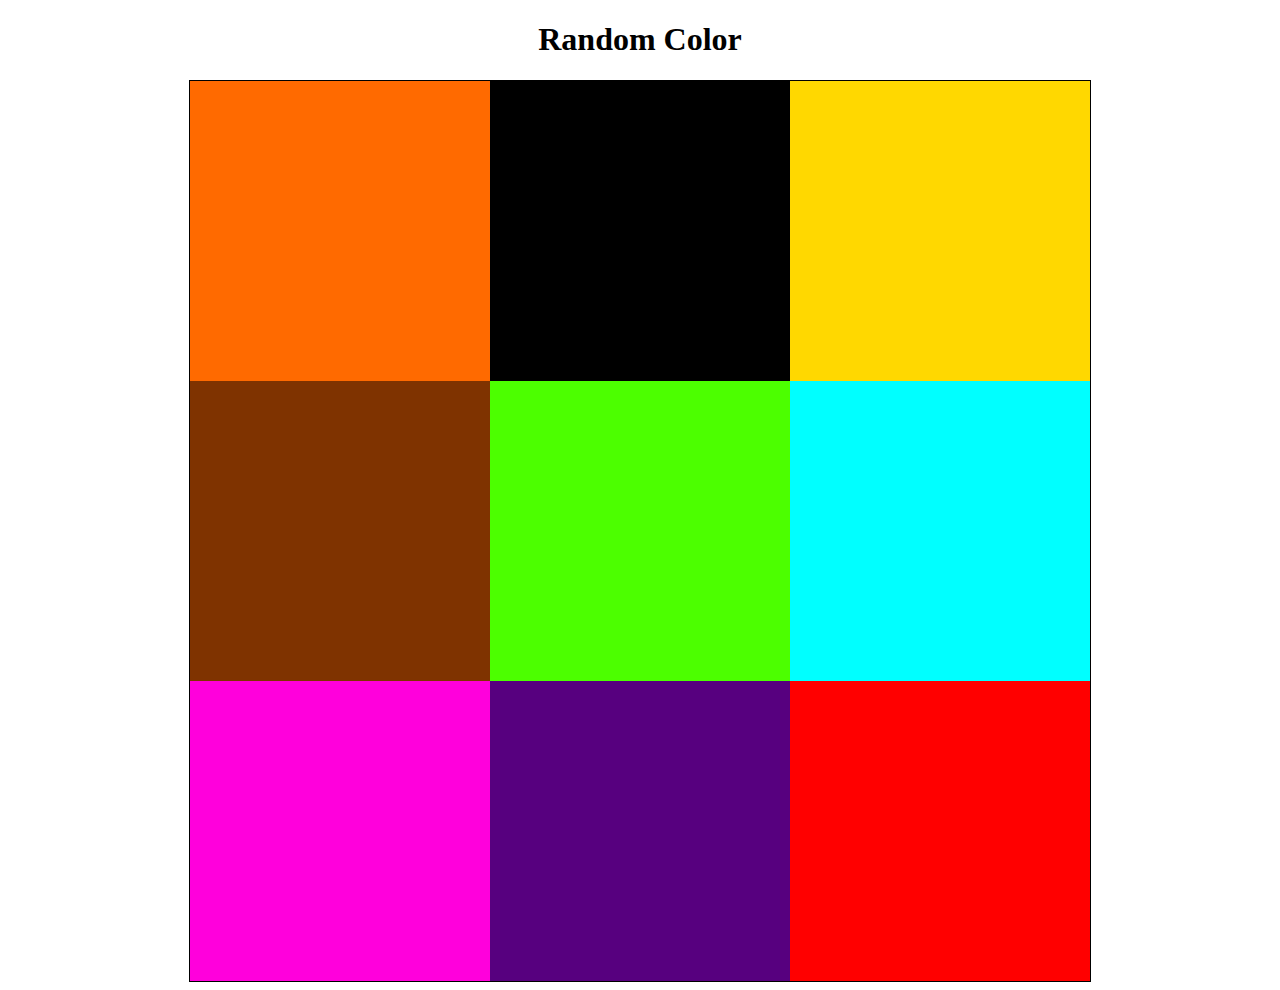
<file: H3/index.html>
<!DOCTYPE html>
<html lang="en">
<head>
    <meta charset="UTF-8">
    <title>JavaScript H3 H4.Op1</title>
    <style>
        h1 {
            display: flex;
            justify-content: center;
        }
        img {
            height: 300px;
            width: 300px;
        }

        #fotos {
            width: 900px;
            height: 900px;
            border: 1px solid black;
            font-size: 0px;
            margin: auto;
        }

    </style>
</head>
<body>
<h1>Random Color</h1>
<div id="fotos">
    <img src="img/afbeelding1.png">
    <img src="img/afbeelding2.png">
    <img src="img/afbeelding3.png">
    <img src="img/afbeelding4.png">
    <img src="img/afbeelding5.png">
    <img src="img/afbeelding6.png">
    <img src="img/afbeelding7.png">
    <img src="img/afbeelding8.png">
    <img src="img/afbeelding9.png">
</div>
<script src="shuffle.js"></script>
</body>
</html>
</file>
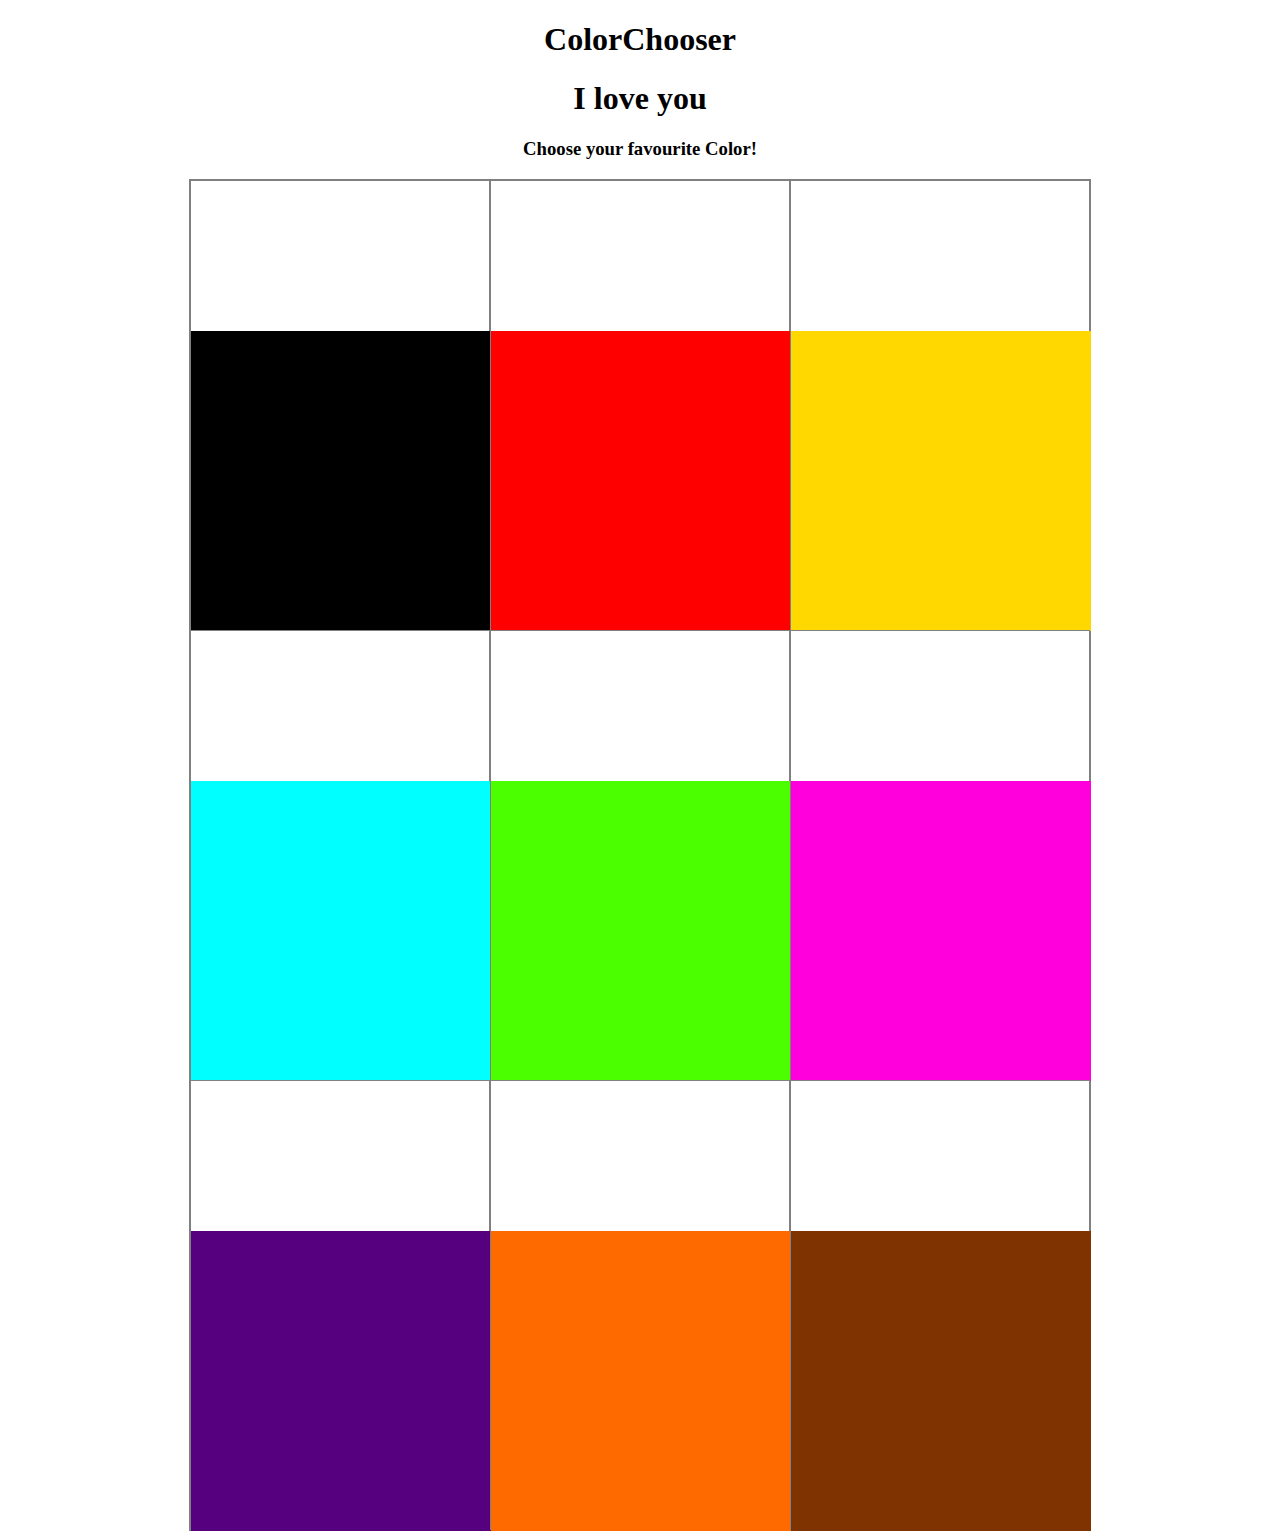
<file: H5/index.html>
<!DOCTYPE html>
<html lang="en">
<head>
    <meta charset="UTF-8">
    <title>PictureChooser</title>
    <style>
        body {
            font-family: 'Copse', serif;
            text-align: center;
        }
        #fotos {
            width: 900px;
            height: 1350px;
            border: 1px solid gray;
            font-size: 0px;
            margin: auto;
        }
        div.colorpicture {
            box-sizing: border-box;
            height: 450px;
            width: 300px;
            float: left;
            border: 1px solid gray;
        }
        div.favoriet {
            width: 300px;
            height: 150px;
            background-image: none;
            background-repeat: no-repeat;
            background-position: center;
        }
    </style>
</head>
<body>
<h1>ColorChooser</h1>
<h1>I love you</h1>
<h3>Choose your favourite Color!</h3>
<div id="fotos"></div>
<script src="chooser.js"></script>
</body>
</html>
</file>
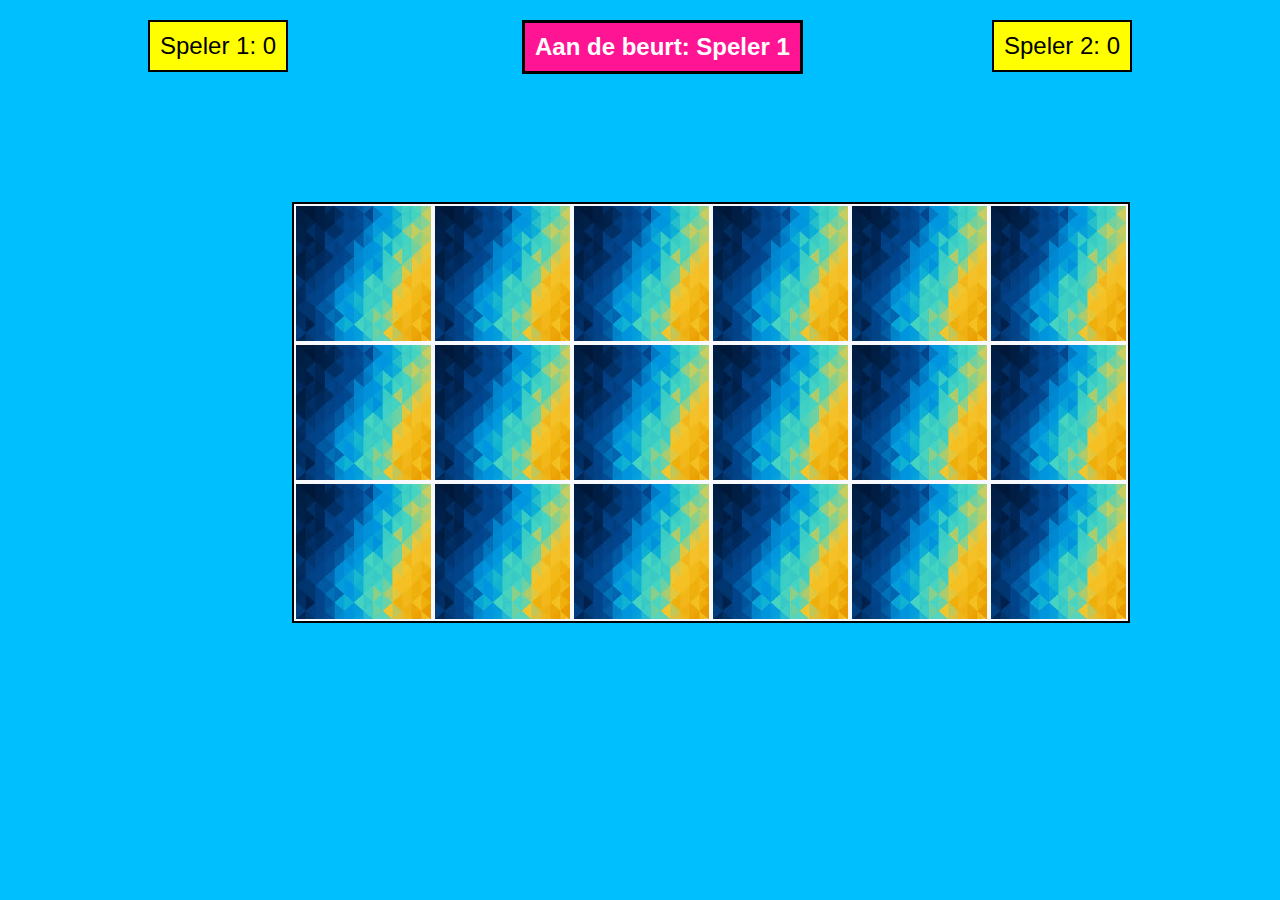
<file: H6/index.html>
<!DOCTYPE html>
<html lang="en">
<head>
    <meta charset="UTF-8">
    <title>Memory Game</title>
    <link rel="stylesheet" href="memory.css">
</head>
<body>
<div id="info">
    <div id="player1" class="players">
        Speler 1: 0
    </div>
    <div id="aandebeurt">
        Aan de beurt: Speler 1
    </div>
    <div id="player2" class="players">
        Speler 2: 0
    </div>
</div>
<div id="fotos"></div>
<div id="gewonnen"></div>
<script src="memory.js"></script>
</body>
</html>
</file>
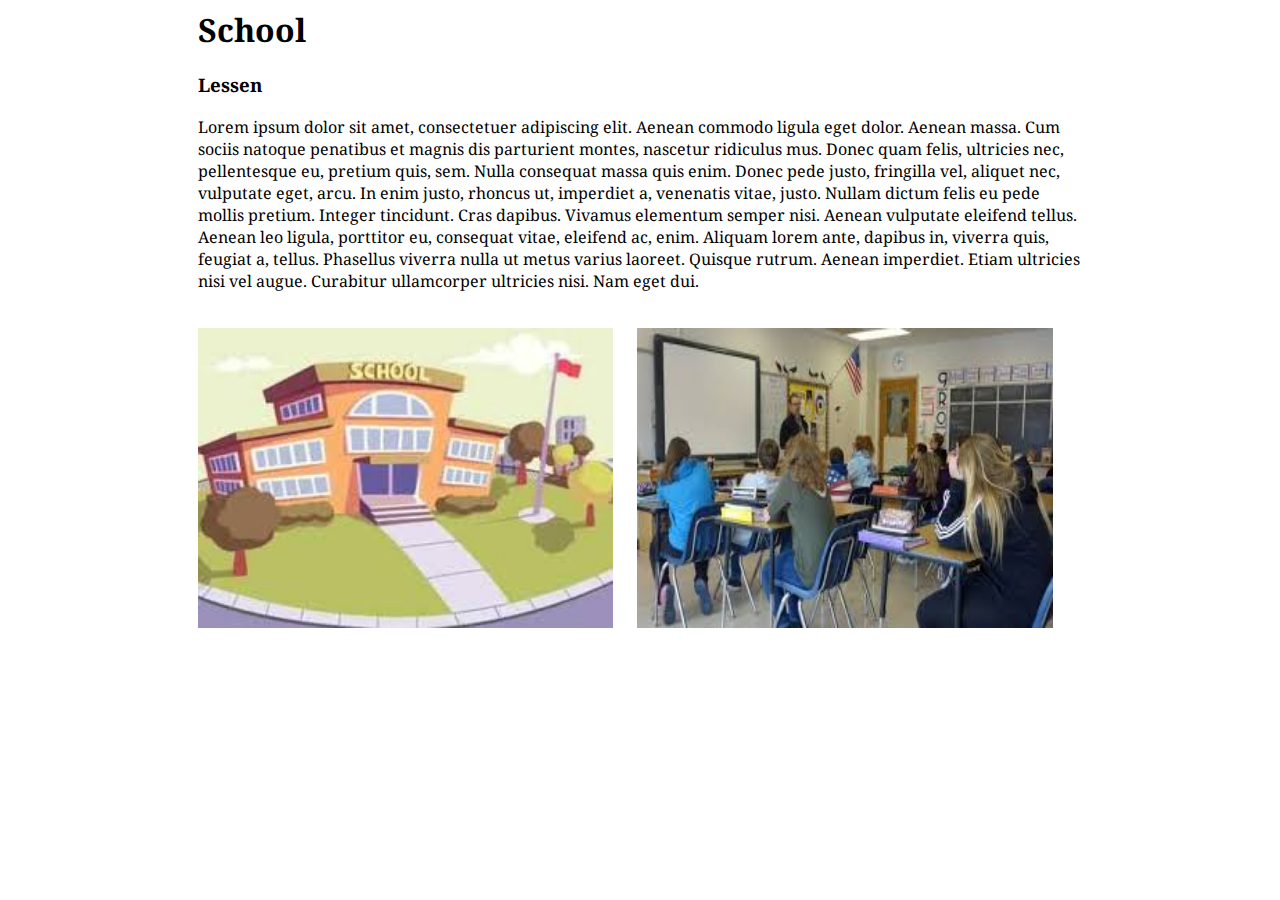
<file: H2/Op1/index.html>
<html lang="en">
<head>
    <meta charset="UTF-8">
    <title>JavaScript Hs2 H4.Op1</title>
    <link href="https://fonts.googleapis.com/css?family=Noto+Serif" rel="stylesheet">
    <style>
        #wrapper {
            margin: auto;
            width: 70%;
        }

        body {
            font-family: 'Noto Serif', serif;
        }
        img {
            width: 47%;
            margin-top: 20px;
            margin-right: 20px;
            height: 300px;
        }

    </style>
</head>

<body>
<div id="wrapper">
    <h1 id="titel"></h1>
    <h3 id="kop"></h3>
    <p>Lorem ipsum dolor sit amet, consectetuer adipiscing elit. Aenean commodo ligula eget dolor. Aenean massa. Cum
        sociis natoque penatibus et magnis dis parturient montes, nascetur ridiculus mus. Donec quam felis, ultricies
        nec, pellentesque eu, pretium quis, sem. Nulla consequat massa quis enim. Donec pede justo, fringilla vel,
        aliquet nec, vulputate eget, arcu. In enim justo, rhoncus ut, imperdiet a, venenatis vitae, justo. Nullam dictum
        felis eu pede mollis pretium. Integer tincidunt. Cras dapibus. Vivamus elementum semper nisi. Aenean vulputate
        eleifend tellus. Aenean leo ligula, porttitor eu, consequat vitae, eleifend ac, enim. Aliquam lorem ante,
        dapibus in, viverra quis, feugiat a, tellus. Phasellus viverra nulla ut metus varius laoreet. Quisque rutrum.
        Aenean imperdiet. Etiam ultricies nisi vel augue. Curabitur ullamcorper ultricies nisi. Nam eget dui.</p>
    <img src="opdracht1hoofdstuk2.js" id="school">
    <img src="opdracht1hoofdstuk2.js" id="school2">
</div>
<script src="opdracht1hoofdstuk2.js"></script>
</body>
</html>
</file>
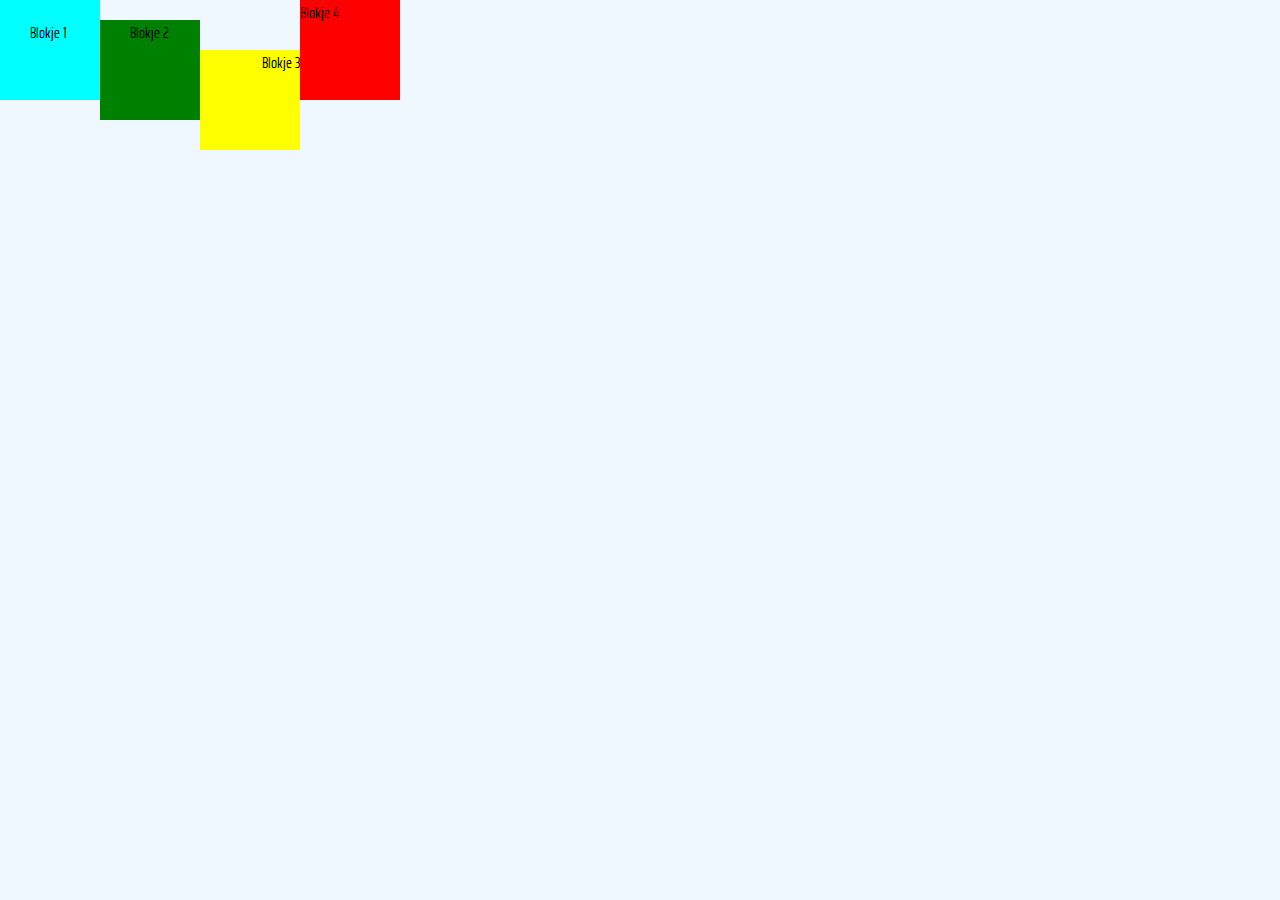
<file: H2/Op2/index.html>
<html lang="en">
<head>
    <meta charset="UTF-8">
    <title>JavaScript H2 H4.Op2</title>
    <style>
        html {
            padding: 0px;
            margin: 0px;
        }
        body {
            padding: 0px;
            margin: 0px;
            background-color: aliceblue;
        }
        div {
            box-sizing: border-box;
            height: 100px;
            width: 100px;
            background-color: yellow;
            float: left;
        }
    </style>
    <link href="https://fonts.googleapis.com/css?family=Saira+Extra+Condensed" rel="stylesheet">
</head>
<body id="tekst">
<div id="bl1">Blokje 1</div>
<div id="bl2">Blokje 2</div>
<div id="bl3">Blokje 3</div>
<div id="bl4">Blokje 4</div>
<script src="hoofdstuk2op2.js"></script>

</body>
</html>
</file>
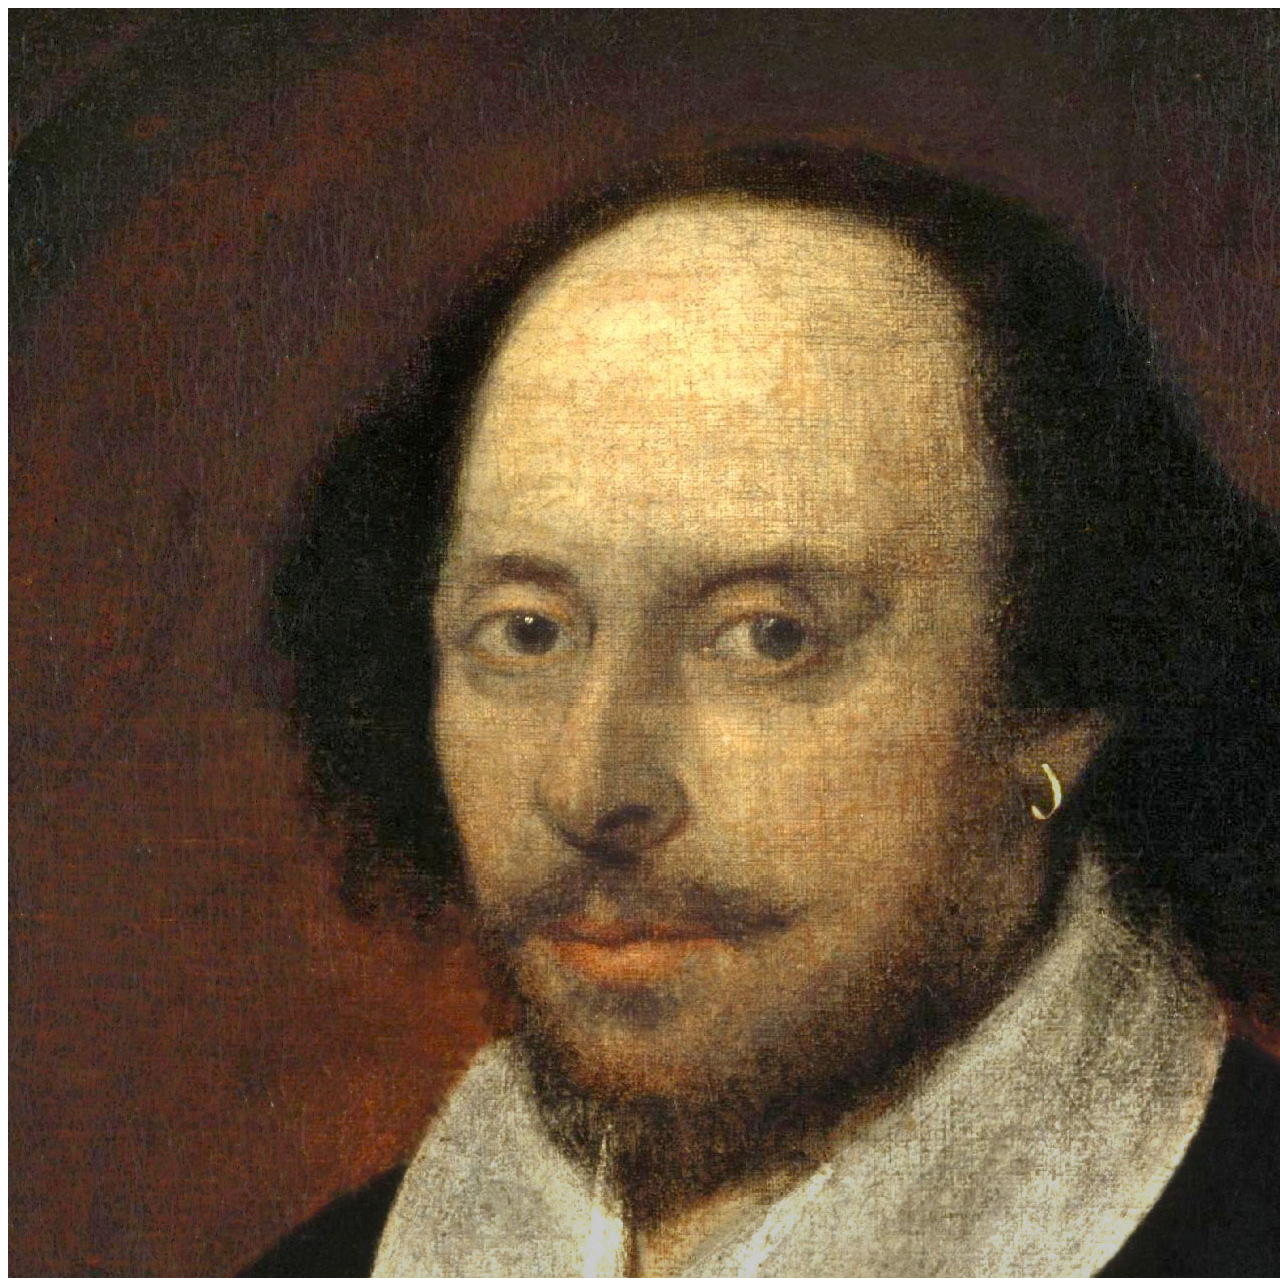
<file: H4/Op3/index.html>
<!DOCTYPE html>
<html lang="en">
<head>
    <meta charset="UTF-8">
    <title>CrookApp</title>
    <style>
        #slideholderogen {
            height: 700px;
            width: 1500px;
            transition: 2s;
        }
        #slideholderneus {
            height: 170px;
            width: 1500px;
            transition: 2s;
        }
        #slideholderkin {
            height: 400px;
            width: 1500px;
            transition: 2s;
        }
    </style>
</head>
<body>
<div id="slideholderogen"></div>
<div id="slideholderneus"></div>
<div id="slideholderkin"></div>
<script src="slideholderogen.js"></script>
</body>
</html>
</file>
<file: H6/memory.css>
* {
    box-sizing: border-box;
}

body {
    width:80%;
    margin: auto;
    font-family: Arial, sans-serif;
    background-color: deepskyblue;
}

img {
    width: 135px;
    height: 135px;
    margin: 2px;
}

div {
    margin: 10px;
}

#gewonnen {
    padding: 20px;
    visibility: hidden;
    width: 274px;
    height: auto;
    font-size: 20px;
    text-align: center;
    background-color: yellow;
    border: 3px solid black;
    color: black;
    font-weight: bold;
    position: absolute;
    left: 40%;
}

div#player2 {
    float: right;
}

div.players, div#aandebeurt {
    display: inline-block;
    font-size: 24px;
    padding: 10px;
    width: 100%;
}

#fotos {
    width: 838px;
    font-size: 0;
    float:left;
    position: relative;
    left: 15%;
    background-color: ghostwhite;
    top: 100px;
    border: 2px solid black;
}
div#aandebeurt {
    position: absolute;
    left: 40%;
    width: auto;
    height: auto;
    background-color: deeppink;
    color: white;
    font-weight: bold;
    text-align: center;
    border: 3px solid black;
}
div.players {
    border: 2px solid black;
    width: auto;
    height: auto;
    background-color: yellow;
    text-align: center;
}
</file>
